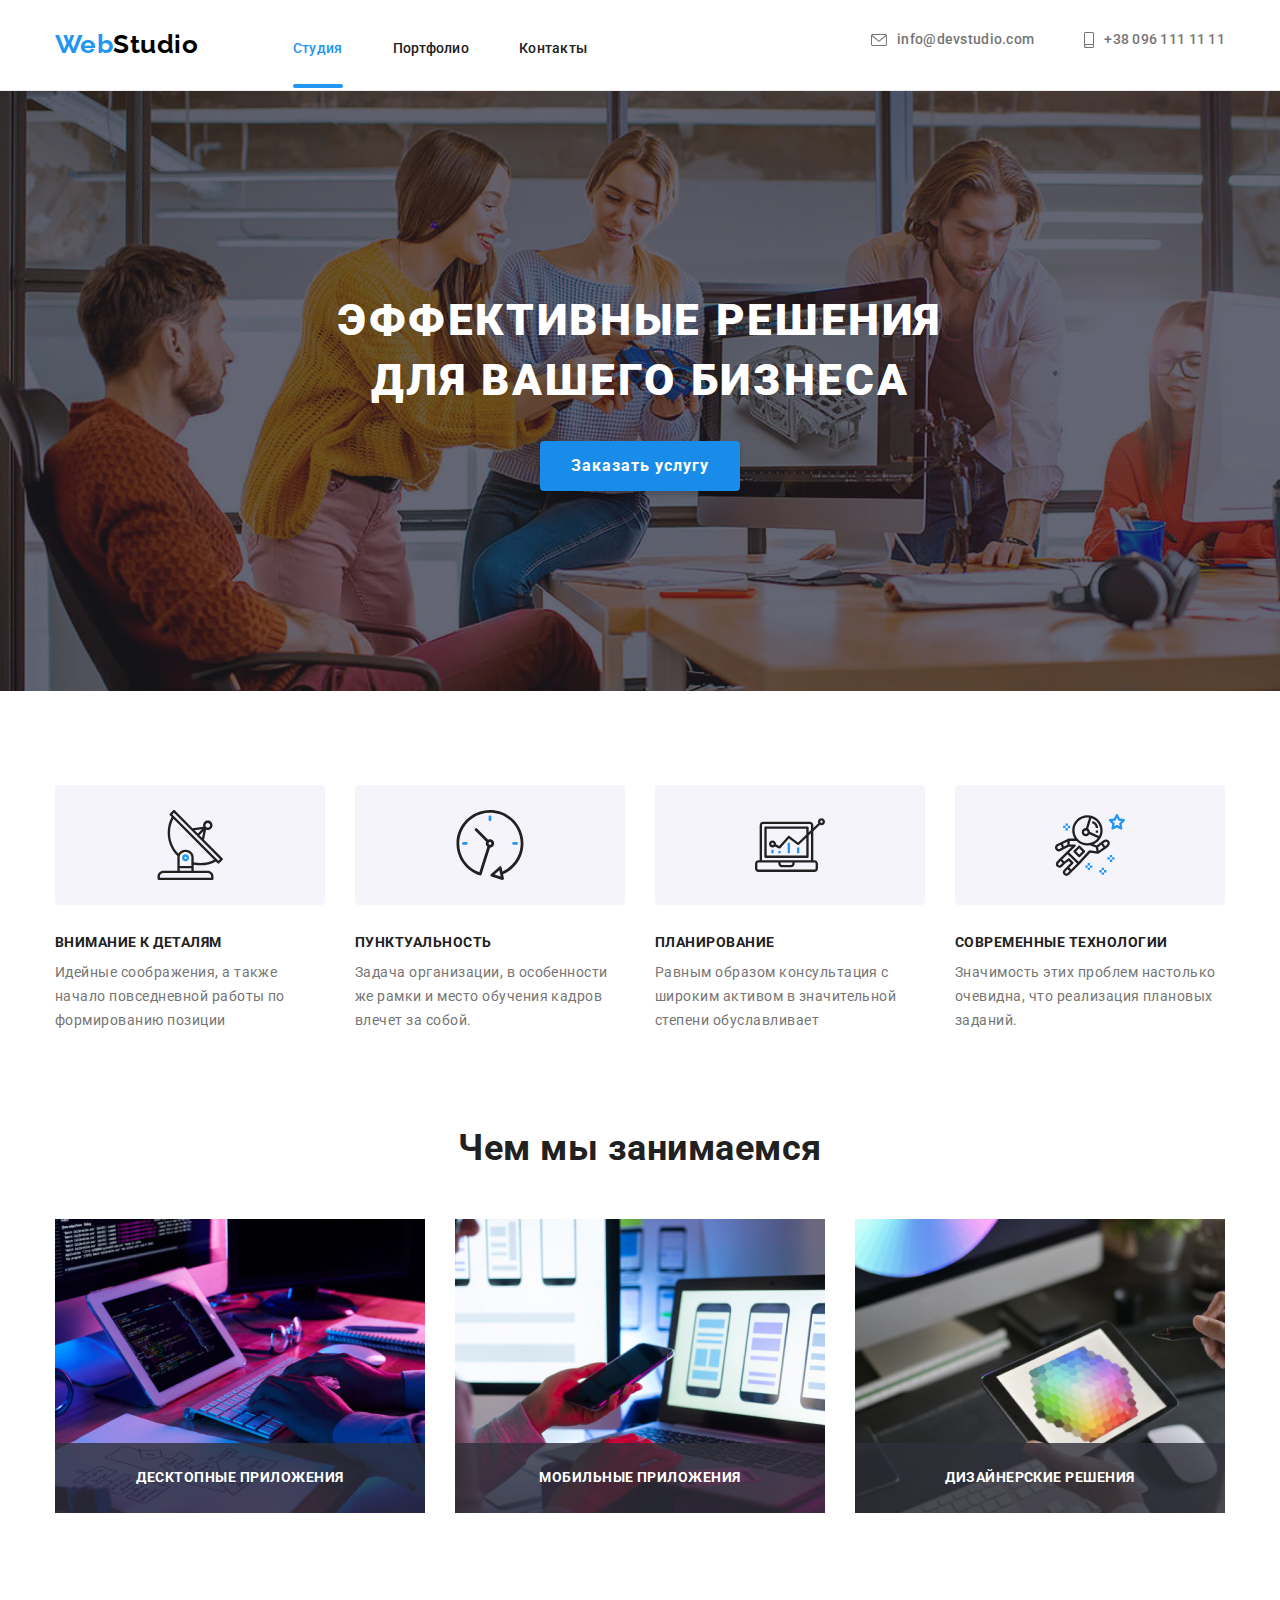
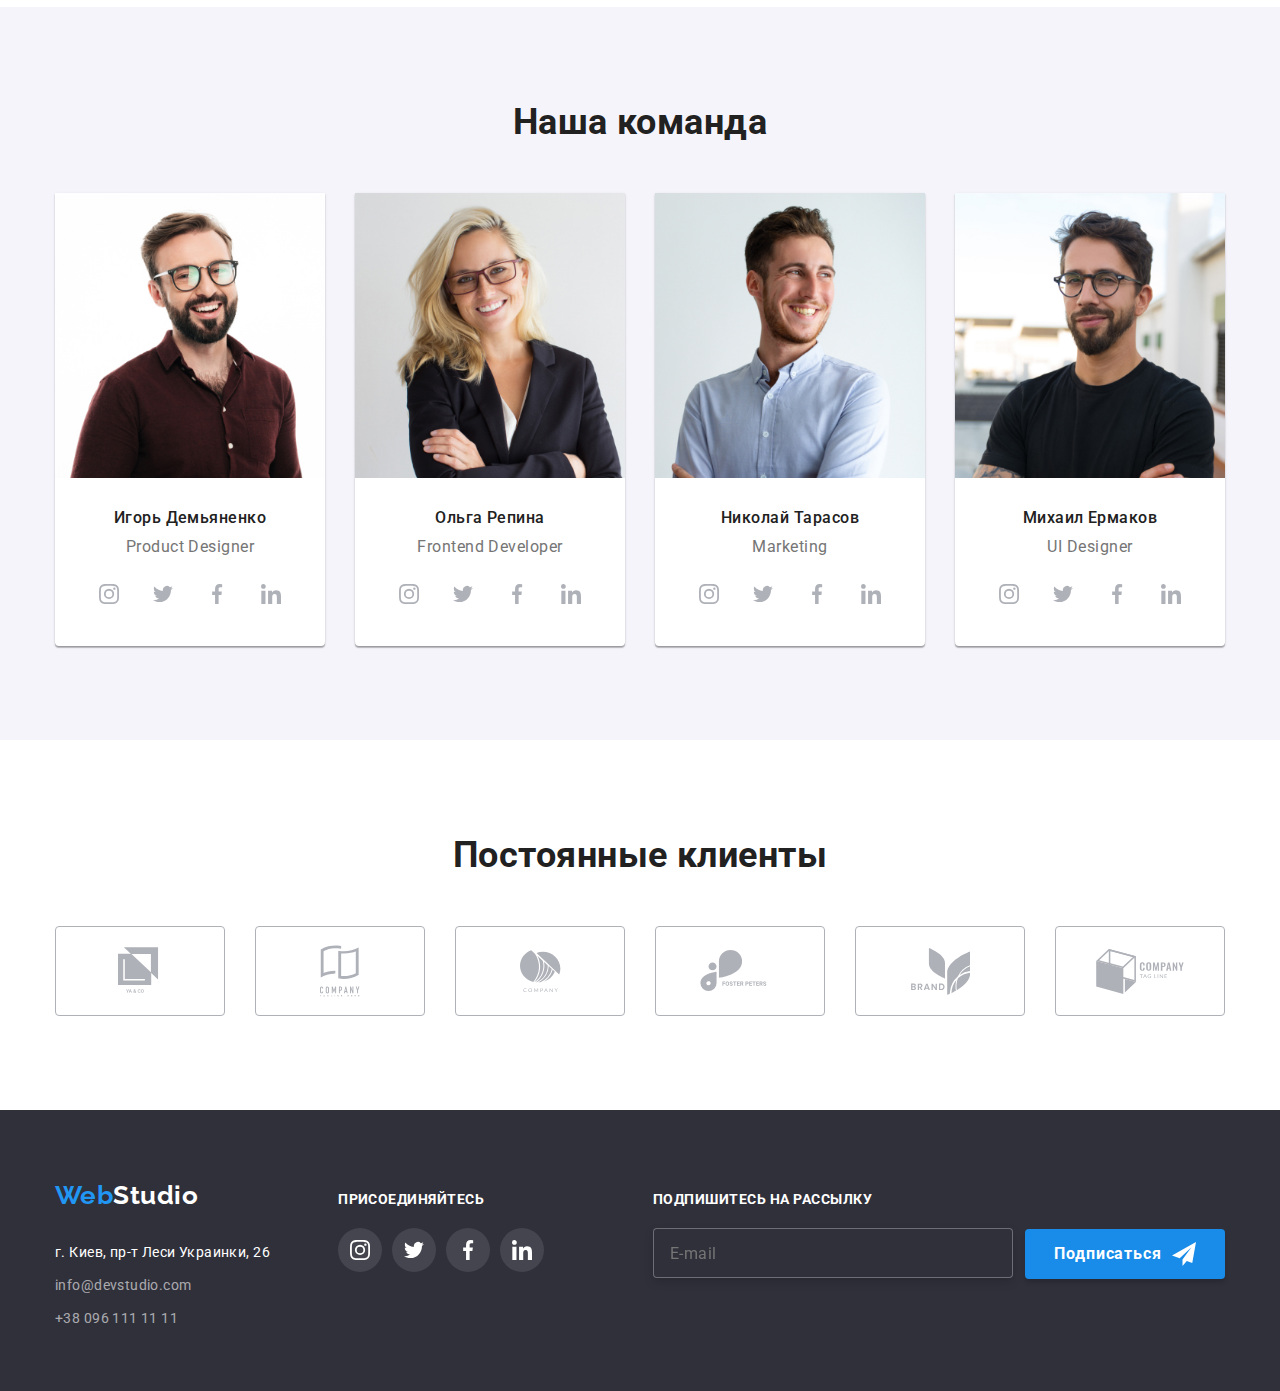
<file: index.html>
<!DOCTYPE html>
<html lang="ru">
<head>
    <meta charset="UTF-8">
    <meta http-equiv="X-UA-Compatible" content="IE=edge">
    <meta name="viewport" content="width=device-width, initial-scale=1.0">
    <title>Студия</title>
    <link rel="preconnect" href="https://fonts.gstatic.com">
    <link href="https://fonts.googleapis.com/css2?family=Raleway:wght@700&family=Roboto:wght@400;500;700;900&display=swap"
        rel="stylesheet">
        <link rel="stylesheet" href="https://cdnjs.cloudflare.com/ajax/libs/modern-normalize/1.0.0/modern-normalize.min.css">
    <link rel="stylesheet" href="./css/main.min.css">
</head>
<body>
<header class="header">
    <div class="header-block container">
        <nav class="navigation">
            <a class="logo logo--header" href="./index.html">Web<span class="logo__text--black">Studio</span></a>
            <button class="nav-button" aria-expanded="false" aria-controls="menu" type="button" data-menu-button>
            <svg class="nav-button__icon" width=40 height=40 aria-label="переключатель мобильного меню"> 
                <use class="icon-nav-close" href="./images/icons/icons.svg#icon-nav-close"></use>
                <use class="icon-nav" href="./images/icons/icons.svg#icon-nav"></use>
            </svg>
            </button>
            <div class="mobile-menu" id="menu" data-menu>
        <ul class="mobile-nav list">
            <li class="mobile-nav__item"><a href="./index.html" class="link mobile-nav__link current">Студия</a></li>
            <li class="mobile-nav__item"><a href="./portfolio.html" class="link mobile-nav__link">Портфолио</a></li>
            <li class="mobile-nav__item"><a href="" class="link mobile-nav__link">Контакты</a></li>
        </ul>
        <ul class="mobile-contacts list">
            <li class="mobile-contacts__item">
                <a href="tel:+380961111111" class="mobile-contacts__link link">
                    +38 096 111 11 11
                </a>
            </li>
            <li class="mobile-contacts__item">
                <a href="mailto:info@devstudio.com" class="mobile-contacts__link mobile-contacts__link--grey link">
                    info@devstudio.com
                </a>
            </li>
        </ul>
        <ul class="mobile-social-links list">
            <li class="mobile-social-links__item">
                <a href="http://" target="_blank" rel="noreferrer noopener" class="link mobile-social-links__link">
                Instagram
                </a>
            </li>
            <li class="mobile-social-links__item">
                <a href="http://" target="_blank" rel="noreferrer noopener" class="link mobile-social-links__link">
                Twitter
                </a>
            </li>
            <li class="mobile-social-links__item">
                <a href="http://" target="_blank" rel="noreferrer noopener" class="link mobile-social-links__link">
                Facebook
                </a>
            </li>
            <li class="mobile-social-links__item">
                <a href="http://" target="_blank" rel="noreferrer noopener" class="link mobile-social-links__link">
                LinkedIn
                </a>
            </li>
        </ul>
            </div>
            <ul class="nav-links list">
                <li class="nav-links__item"><a href="./index.html" class="link nav-links__link current">Студия</a></li>
                <li class="nav-links__item"><a href="./portfolio.html" class="link nav-links__link">Портфолио</a></li>
                <li class="nav-links__item"><a href="" class="link nav-links__link">Контакты</a></li>
            </ul>
        </nav>
        <ul class="nav-contacts list">
            <li class="nav-contacts__item">
                <a href="mailto:info@devstudio.com" class="nav-contacts__link link">
                    <svg class="nav-contacts__icon" width=16 height=12>
                        <use href="./images/icons/icons.svg#icon-envelope"></use>
                    </svg>
                    info@devstudio.com
                </a>
            </li>
            <li class="nav-contacts__item">
                <a href="tel:+380961111111" class="nav-contacts__link link">
                    <svg class="nav-contacts__icon" width=10 height=16>
                        <use href="./images/icons/icons.svg#icon-smartphone"></use>
                    </svg>
                    +38 096 111 11 11
                </a>
            </li>
        </ul>
    </div>
</header>
<main>
    
    <section class="section hero">
        <div class="container">
        <h1 class="hero-title">Эффективные решения для вашего бизнеса</h1>
        <button data-modal-open class="button  button-center">Заказать услугу</button>
        <div data-modal class="backdrop is-hidden">
            <div class="modal">
                <button data-modal-close class="button modal--button">
                    <svg class="modal__icon" width=18 height=18>
                        <use href="./images/icons/icons.svg#icon-close"></use>
                    </svg>
                </button>
                <h2 class="modal-title">
                    Оставьте свои данные, мы вам перезвоним
                </h2>
                <form class="user-form">
                    <label class="user-form__labels" for="clients-name">Имя</label>
                    <div class="user-form__input-field">
                    <input class="user-form__input" type="text" name="name" id="clients-name">
                    <svg class="user-form__icon" width=18 height=18>
                        <use href="./images/icons/icons.svg#icon-person"></use>
                    </svg>
                    </div>
                <label class="user-form__labels" for="clients-tel">Телефон</label>
                <div class="user-form__input-field">
                    <input class="user-form__input" type="tel" name="phone" id="clients-tel">
                    <svg class="user-form__icon" width=18 height=18>
                        <use href="./images/icons/icons.svg#icon-phone"></use>
                    </svg>
                </div>
                    <label class="user-form__labels" for="clients-email">Почта</label>
                    <div class="user-form__input-field">
                        <input class="user-form__input" type="email" name="email" id="clients-email">
                        <svg class="user-form__icon" width=18 height=18>
                            <use href="./images/icons/icons.svg#icon-email"></use>
                        </svg>
                    </div>
                    <label class="user-form__labels" for="comments">
                        Комментарий
                    </label>
                    <textarea class="user-form__textarea" name="comments" id="comments" placeholder="Введите текст"></textarea>
                    <label class="user-form__agreement">    
                        <input class="user-form__checkbox" type="checkbox" name="clients-agreement" value="check" required/>
                        <svg class="user-form__icon-check" width=15 height=15>
                            <use href="./images/icons/icons.svg#icon-check"></use>
                        </svg>
                        Соглашаюсь с рассылкой и принимаю
                        <a href="http://" target="_blank" rel="noreferrer noopener" class="user-form__link-agreement">
                             Условия договора
                        </a>
                    </label>
                    <button class="button button-center" type="submit">Отправить</button>
                </form>
            </div>
        </div>
    </div>
    </section>
    <section class="section features">
        <div class="container">
        <h2 class="title-hidden">Особенности</h2>
        <ul class="feature-list list">
            <li class="feature-list__item">
                <div class="feature-list__icon-block">
                <svg width=70 height=70>
                    <use href="./images/icons/icons.svg#icon-img1"></use>
                </svg>
                </div>
                <h3 class="secondary-titles feature-list__titles">Внимание к деталям</h3>
                <p class="feature-list__paragraphs">Идейные соображения, а также начало повседневной работы по формированию позиции</p>
            </li>
            <li class="feature-list__item">
                <div class="feature-list__icon-block">
                <svg width=70 height=70>
                    <use href="./images/icons/icons.svg#icon-img2"></use>
                </svg>
                </div>
                <h3 class="secondary-titles feature-list__titles">Пунктуальность</h3>
                <p class="feature-list__paragraphs">Задача организации, в особенности же рамки и место обучения кадров влечет за собой.</p>
        </li>
            <li class="feature-list__item">
                <div class="feature-list__icon-block">
                <svg width=70 height=70>
                    <use href="./images/icons/icons.svg#icon-img3"></use>
                </svg>
                </div>
                <h3 class="secondary-titles feature-list__titles">Планирование</h3>
                <p class="feature-list__paragraphs">Равным образом консультация с широким активом в значительной степени обуславливает</p>
            </li>
            <li class="feature-list__item">
                <div class="feature-list__icon-block">
                <svg width=70 height=70>
                    <use href="./images/icons/icons.svg#icon-img4"></use>
                </svg>
                </div>
                <h3 class="secondary-titles feature-list__titles">Современные технологии</h3>
                <p class="feature-list__paragraphs">Значимость этих проблем настолько очевидна, что реализация плановых заданий.</p>
        </li>
        </ul>
    </div>
    </section>
    <section class="section directions">
        <div class="container">
        <h2 class="directions-title">Чем мы занимаемся</h2>
        <ul class="directions-list list">
            <li class="directions-list__item">

            <picture>
                <source 
                    srcset="./images/adaptive/desktop/directions/img.jpg 1x, ./images/adaptive/desktop/directions/img@2x.jpg 2x" 
                    media="(min-width: 1200px)" type="image/jpg">
                <img src="./images/what-do-we-do/img1.jpg" width="370"
                alt="Разработчик пишуший код на клавиатуре">
            </picture>    
                
                <p class="secondary-titles directions-list__desc">Десктопные приложения</p>
            </li>
            <li class="directions-list__item">

                <picture>
                    <source 
                        srcset="./images/adaptive/desktop/directions/img-1.jpg 1x, ./images/adaptive/desktop/directions/img@2x-1.jpg 2x" 
                        media="(min-width: 1200px)" type="image/jpg">
                    <img src="./images/what-do-we-do/img2.jpg" width="370" 
                    alt="Разработчик работает над созданием мобильного приложения">
                </picture>
                
                <p class="secondary-titles directions-list__desc">Мобильные приложения</p>
            </li>
            <li class="directions-list__item">
                <picture>
                    <source
                        srcset="./images/adaptive/desktop/directions/img-2.jpg 1x, ./images/adaptive/desktop/directions/img@2x-2.jpg 2x"
                        media="(min-width: 1200px)" type="image/jpg">

                    <img src="./images/what-do-we-do/img3.jpg" width="370" 
                    alt="Разработчик выбирает цвет из палитры на экране планшета">
                </picture>
                
                <p class="secondary-titles directions-list__desc">Дизайнерские решения</p>
            </li>
        </ul>
    </div>
    </section>
    <section class="section our-team">
        <div class="container">
        <h2 class="section-header">Наша команда</h2>
        <ul class="team-list list">
            <li class="employee-card">
                <picture>
                    <source
                        srcset="./images/adaptive/mobile/our-team/img.jpg 1x, ./images/adaptive/mobile/our-team/img@2x.jpg 2x"
                        media="(max-width: 767px)" type="image/jpg">

                    <source 
                        srcset="./images/adaptive/tablet/our-team/img.jpg 1x, ./images/adaptive/tablet/our-team/img@2x.jpg 2x"
                        media="(min-width: 768px)" type="image/jpg"> 

                    <source 
                        srcset="./images/adaptive/desktop/our-team/img.jpg 1x, ./images/adaptive/desktop/our-team/img@2x.jpg 2x"
                        media="(min-width: 1200px)" type="image/jpg">

                    <img src="./images/team-cards/img1.jpg" width="368" alt="Игорь Демьяненко продукт дизайнер">
                </picture>
                
                <div class="employee-card__profile">
                <h3 class="employee-card__name">Игорь Демьяненко</h3>
                <p lang="en" class="employee-card__position">Product Designer</p>
                <ul class="social-links list">
                    <li class="social-links__item">
                        <a href="http://" 
                        target="_blank" 
                        rel="noreferrer noopener" 
                        class="link social-links__link">
                        <svg class="social-links__icon" width=20 height=20>
                            <use href="./images/icons/icons.svg#icon-instagram"></use>
                        </svg>
                        </a>
                    </li>
                    <li class="social-links__item">
                        <a href="http://" target="_blank" rel="noreferrer noopener" class="link social-links__link">
                            <svg class="social-links__icon" width=20 height=20>
                                <use href="./images/icons/icons.svg#icon-twitter"></use>
                            </svg>
                        </a>
                    </li>
                    <li class="social-links__item">
                        <a href="http://" target="_blank" rel="noreferrer noopener" class="link social-links__link">
                            <svg class="social-links__icon" width=20 height=20>
                                <use href="./images/icons/icons.svg#icon-facebook"></use>
                            </svg>
                        </a>
                    </li>
                    <li class="social-links__item">
                        <a href="http://" target="_blank" rel="noreferrer noopener" class="link social-links__link">
                            <svg class="social-links__icon" width=20 height=20>
                                <use href="./images/icons/icons.svg#icon-linkedin"></use>
                            </svg>
                        </a>
                    </li>
                </ul>
                </div>
            </li>
            <li class="employee-card">

                <picture>
                    <source 
                        srcset="./images/adaptive/mobile/our-team/img-1.jpg 1x, ./images/adaptive/mobile/our-team/img@2x-1.jpg 2x"
                        media="(max-width: 767px)" type="image/jpg">
                    
                    <source 
                        srcset="./images/adaptive/tablet/our-team/img-1.jpg 1x, ./images/adaptive/tablet/our-team/img@2x-1.jpg 2x"
                        media="(min-width: 768px)" type="image/jpg">
                    
                    <source 
                        srcset="./images/adaptive/desktop/our-team/img-1.jpg 1x, ./images/adaptive/desktop/our-team/img@2x-1.jpg 2x"
                        media="(min-width: 1200px)" type="image/jpg">

                    <img src="./images/team-cards/img2.jpg" width="368" alt="Ольга Репина фронтенд разработчик">    
                </picture>
                
                <div class="employee-card__profile">
                <h3 class="employee-card__name">Ольга Репина</h3>
                <p lang="en" class="employee-card__position">Frontend Developer</p>
                <ul class="social-links list">
                    <li class="social-links__item">
                        <a href="http://" target="_blank" rel="noreferrer noopener" class="link social-links__link">
                            <svg class="social-links__icon" width=20 height=20>
                                <use href="./images/icons/icons.svg#icon-instagram"></use>
                            </svg>
                        </a>
                    </li>
                    <li class="social-links__item">
                        <a href="http://" target="_blank" rel="noreferrer noopener" class="link social-links__link">
                            <svg class="social-links__icon" width=20 height=20>
                                <use href="./images/icons/icons.svg#icon-twitter"></use>
                            </svg>
                        </a>
                    </li>
                    <li class="social-links__item">
                        <a href="http://" target="_blank" rel="noreferrer noopener" class="link social-links__link">
                            <svg class="social-links__icon" width=20 height=20>
                                <use href="./images/icons/icons.svg#icon-facebook"></use>
                            </svg>
                        </a>
                    </li>
                    <li class="social-links__item">
                        <a href="http://" target="_blank" rel="noreferrer noopener" class="link social-links__link">
                            <svg class="social-links__icon" width=20 height=20>
                                <use href="./images/icons/icons.svg#icon-linkedin"></use>
                            </svg>
                        </a>
                    </li>
                </ul>
                </div>
            </li>
            <li class="employee-card">

                <picture>
                    <source 
                        srcset="./images/adaptive/mobile/our-team/img-2.jpg 1x, ./images/adaptive/mobile/our-team/img@2x-2.jpg 2x"
                        media="(max-width: 767px)" type="image/jpg">
                
                    <source 
                        srcset="./images/adaptive/tablet/our-team/img-2.jpg 1x, ./images/adaptive/tablet/our-team/img@2x-2.jpg 2x"
                        media="(min-width: 768px)" type="image/jpg">
                
                    <source
                        srcset="./images/adaptive/desktop/our-team/img-2.jpg 1x, ./images/adaptive/desktop/our-team/img@2x-2.jpg 2x"
                        media="(min-width: 1200px)" type="image/jpg">
                
                    <img src="./images/team-cards/img3.jpg" width="368" alt="Николай Тарасов маркетолог">
                </picture>

                <div class="employee-card__profile">
                <h3 class="employee-card__name">Николай Тарасов</h3>
                <p lang="en" class="employee-card__position">Marketing</p>
                <ul class="social-links list">
                    <li class="social-links__item">
                        <a href="http://" target="_blank" rel="noreferrer noopener" class="link social-links__link">
                            <svg class="social-links__icon" width=20 height=20>
                                <use href="./images/icons/icons.svg#icon-instagram"></use>
                            </svg>
                        </a>
                    </li>
                    <li class="social-links__item">
                        <a href="http://" target="_blank" rel="noreferrer noopener" class="link social-links__link">
                            <svg class="social-links__icon" width=20 height=20>
                                <use href="./images/icons/icons.svg#icon-twitter"></use>
                            </svg>
                        </a>
                    </li>
                    <li class="social-links__item">
                        <a href="http://" target="_blank" rel="noreferrer noopener" class="link social-links__link">
                            <svg class="social-links__icon" width=20 height=20>
                                <use href="./images/icons/icons.svg#icon-facebook"></use>
                            </svg>
                        </a>
                    </li>
                    <li class="social-links__item">
                        <a href="http://" target="_blank" rel="noreferrer noopener" class="link social-links__link">
                            <svg class="social-links__icon" width=20 height=20>
                                <use href="./images/icons/icons.svg#icon-linkedin"></use>
                            </svg>
                        </a>
                    </li>
                </ul>
                </div>
            </li>
            <li class="employee-card">

                <picture>
                    <source srcset="./images/adaptive/mobile/our-team/img-3.jpg 1x, ./images/adaptive/mobile/our-team/img@2x-3.jpg 2x"
                        media="(max-width: 767px)" type="image/jpg">
                
                    <source srcset="./images/adaptive/tablet/our-team/img-3.jpg 1x, ./images/adaptive/tablet/our-team/img@2x-3.jpg 2x"
                        media="(min-width: 768px)" type="image/jpg">
                
                    <source
                        srcset="./images/adaptive/desktop/our-team/img-3.jpg 1x, ./images/adaptive/desktop/our-team/img@2x-3.jpg 2x"
                        media="(min-width: 1200px)" type="image/jpg">
                
                    <img src="./images/team-cards/img4.jpg" width="368" alt="Михаил Ермаков дизайнер интерфейса">
                </picture>

                <div class="employee-card__profile">
                <h3 class="employee-card__name">Михаил Ермаков</h3>
                <p lang="en" class="employee-card__position">UI Designer</p>
                <ul class="social-links list">
                    <li class="social-links__item">
                        <a href="http://" target="_blank" rel="noreferrer noopener" class="link social-links__link">
                            <svg class="social-links__icon" width=20 height=20>
                                <use href="./images/icons/icons.svg#icon-instagram"></use>
                            </svg>
                        </a>
                    </li>
                    <li class="social-links__item">
                        <a href="http://" target="_blank" rel="noreferrer noopener" class="link social-links__link">
                            <svg class="social-links__icon" width=20 height=20>
                                <use href="./images/icons/icons.svg#icon-twitter"></use>
                            </svg>
                        </a>
                    </li>
                    <li class="social-links__item">
                        <a href="http://" target="_blank" rel="noreferrer noopener" class="link social-links__link">
                            <svg class="social-links__icon" width=20 height=20>
                                <use href="./images/icons/icons.svg#icon-facebook"></use>
                            </svg>
                        </a>
                    </li>
                    <li class="social-links__item">
                        <a href="http://" target="_blank" rel="noreferrer noopener" class="link social-links__link">
                            <svg class="social-links__icon" width=20 height=20>
                                <use href="./images/icons/icons.svg#icon-linkedin"></use>
                            </svg>
                        </a>
                    </li>
                </ul>
                </div>
            </li>
        </ul>
    </div>
    </section>
    <section class="section regular-clients">
        <div class="container">
            <h2 class="section-header">Постоянные клиенты</h2>
            <ul class="regular-clients__list list">
                <li class="clients-company">
                    <a href="http://" target="_blank" rel="noreferrer noopener" class="link clients-company__link">
                    <svg class="clients-company__icon" width=44.27 height=49.23>
                        <use href="./images/icons/icons.svg#icon-logo-1"></use>
                    </svg>
                    </a>
                </li>
                <li class="clients-company">
                    <a href="http://" target="_blank" rel="noreferrer noopener" class="link clients-company__link">
                    <svg class="clients-company__icon" width=40.0 height=52.0>
                        <use href="./images/icons/icons.svg#icon-logo-2"></use>
                    </svg>
                    </a>
                </li>
                <li class="clients-company">
                    <a href="http://" target="_blank" rel="noreferrer noopener" class="link clients-company__link">
                    <svg class="clients-company__icon" width=41.0 height=42.6>
                        <use href="./images/icons/icons.svg#icon-logo-3"></use>
                    </svg>
                    </a>
                </li>
                <li class="clients-company">
                    <a href="http://" target="_blank" rel="noreferrer noopener" class="link clients-company__link">
                    <svg class="clients-company__icon" width=79.66 height=42.02>
                        <use href="./images/icons/icons.svg#icon-logo-4"></use>
                    </svg>
                    </a>
                </li>
                <li class="clients-company">
                    <a href="http://" target="_blank" rel="noreferrer noopener" class="link clients-company__link">
                    <svg class="clients-company__icon" width=59.0 height=47.0>
                        <use href="./images/icons/icons.svg#icon-logo-5"></use>
                    </svg>
                    </a>
                </li>
                <li class="clients-company">
                    <a href="http://" target="_blank" rel="noreferrer noopener" class="link clients-company__link">
                    <svg class="clients-company__icon" width=88.48 height=45.44>
                        <use href="./images/icons/icons.svg#icon-logo-6"></use>
                    </svg>
                    </a>
                </li>
            </ul>
        </div>
    </section>
</main>
<footer class="footer">
    <div class="container footer-blocks">
        <div class="footer-laptop">
        <div class="contacts-block">
            <a class="logo logo--footer" href="./index.html">Web<span class="logo__text--white">Studio</span></a>
            <address class="address">
                <ul class="list">
                    <li class="footer-contacts">
                        <a href="https://goo.gl/maps/1J1BHxxjEEeEj4qXA" 
                        class="link footer-contacts__link footer-contacts__link--map"
                            target="_blank" rel="noreferrer noopener">
                            г. Киев, пр-т Леси Украинки, 26
                        </a>
                    </li>
                    <li class="footer-contacts">
                        <a href="mailto:info@devstudio.com" class="link footer-contacts__link">
                            info@devstudio.com
                        </a>
                    </li>
                    <li class="footer-contacts">
                        <a href="tel:+380961111111" class="link footer-contacts__link">
                            +38 096 111 11 11
                        </a>
                    </li>
                </ul>
            </address>
        </div>
        <div class="contacts-block">
            <h2 class="secondary-titles social-links-header">присоединяйтесь</h2>
            <ul class="social-links list">
                <li class="social-links__item">
                    <a href="http://" target="_blank" rel="noreferrer noopener" class="link social-links__link social-links__link--bgc">
                        <svg class="social-links__icon social-links__icon--white" width=20 height=20>
                            <use href="./images/icons/icons.svg#icon-instagram"></use>
                        </svg>
                    </a>
                </li>
                <li class="social-links__item">
                    <a href="http://" target="_blank" rel="noreferrer noopener" class="link social-links__link social-links__link--bgc">
                        <svg class="social-links__icon social-links__icon--white" width=20 height=20>
                            <use href="./images/icons/icons.svg#icon-twitter"></use>
                        </svg>
                    </a>
                </li>
                <li class="social-links__item">
                    <a href="http://" target="_blank" rel="noreferrer noopener" class="link social-links__link social-links__link--bgc">
                        <svg class="social-links__icon social-links__icon--white" width=20 height=20>
                            <use href="./images/icons/icons.svg#icon-facebook"></use>
                        </svg>
                    </a>
                </li>
                <li class="social-links__item">
                    <a href="http://" target="_blank" rel="noreferrer noopener" class="link social-links__link social-links__link--bgc">
                        <svg class="social-links__icon social-links__icon--white" width=20 height=20>
                            <use href="./images/icons/icons.svg#icon-linkedin"></use>
                        </svg>
                    </a>
                </li>
            </ul>
        </div>
        </div>
        <div class="contacts-block">
            <h2 class="secondary-titles social-links-header">Подпишитесь на рассылку</h2>
            <form class="subscribe-form">
                <input class="subscribe-form__input" type="email" name="email" placeholder="E-mail" />
                <button class="button subscribe-button" type="submit">
                    Подписаться
                    <svg class="subscribe-form__icon" width=24 height=24>
                        <use href="./images/icons/icons.svg#icon-icon-send"></use>
                    </svg>
                </button>
            </form>
        </div>
    </div>
</footer>
<script src="./js/menu.js"></script>
<script src="./js/modal.js"></script>
</body>
</html>
</file>
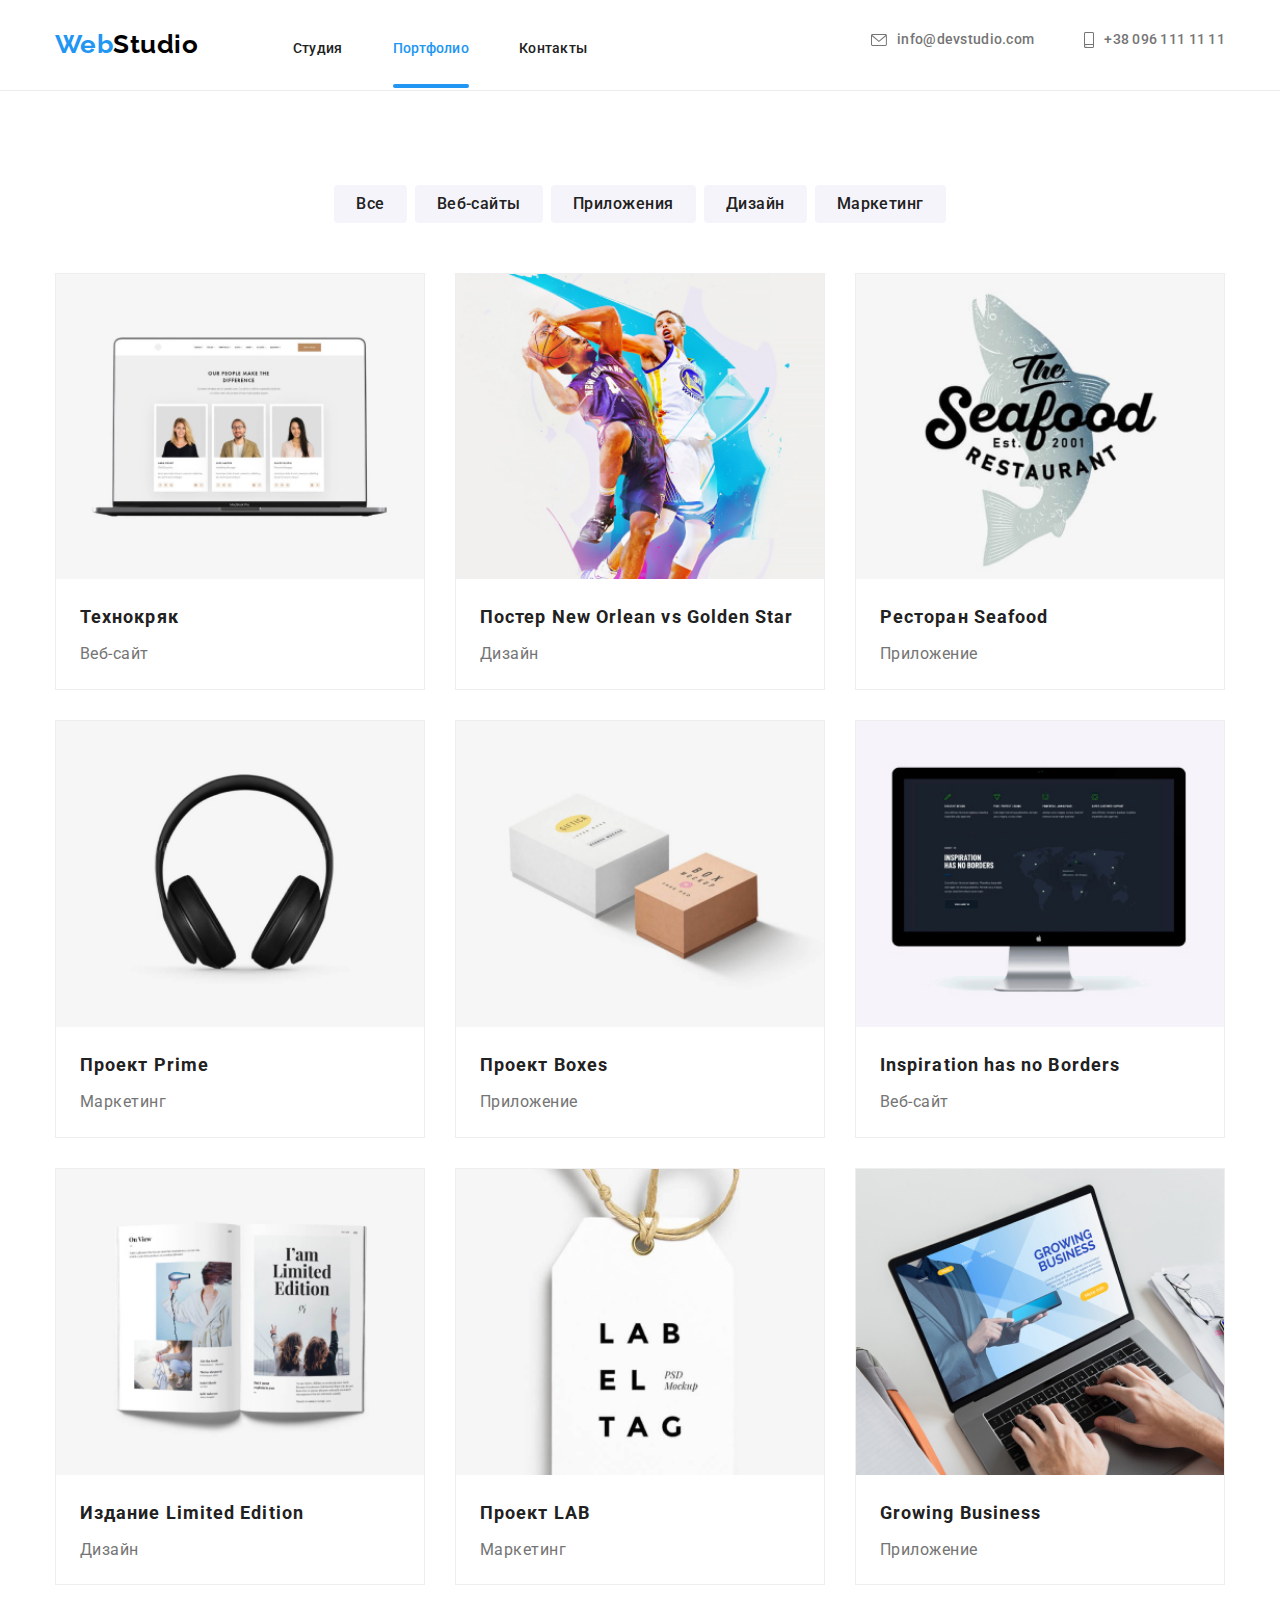
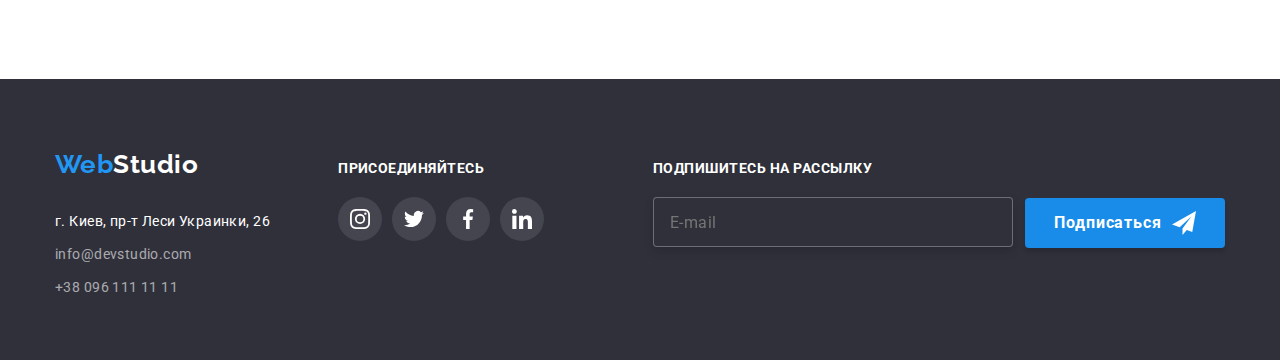
<file: portfolio.html>
<!DOCTYPE html>
<html lang="ru">
<head>
    <meta charset="UTF-8">
    <meta http-equiv="X-UA-Compatible" content="IE=edge">
    <meta name="viewport" content="width=device-width, initial-scale=1.0">
    <title>Портфолио</title>
    <link rel="preconnect" href="https://fonts.gstatic.com">
    <link href="https://fonts.googleapis.com/css2?family=Raleway:wght@700&family=Roboto:wght@400;500;700;900&display=swap"
        rel="stylesheet">
        <link rel="stylesheet" href="https://cdnjs.cloudflare.com/ajax/libs/modern-normalize/1.0.0/modern-normalize.min.css">
    <link rel="stylesheet" href="./css/main.min.css">
</head>
<body>
<header class="header">
    <div class="header-block container">
        <nav class="navigation">
            <a class="logo logo--header" href="./index.html">Web<span class="logo__text--black">Studio</span></a>
            <button class="nav-button" aria-expanded="false" aria-controls="menu" type="button" data-menu-button>
                <svg class="nav-button__icon" width=40 height=40 aria-label="переключатель мобильного меню">
                    <use class="icon-nav-close" href="./images/icons/icons.svg#icon-nav-close"></use>
                    <use class="icon-nav" href="./images/icons/icons.svg#icon-nav"></use>
                </svg>
            </button>
            <div class="mobile-menu" id="menu" data-menu>
                <ul class="mobile-nav list">
                    <li class="mobile-nav__item"><a href="./index.html" class="link mobile-nav__link ">Студия</a>
                    </li>
                    <li class="mobile-nav__item"><a href="./portfolio.html" class="link mobile-nav__link current">Портфолио</a>
                    </li>
                    <li class="mobile-nav__item"><a href="" class="link mobile-nav__link">Контакты</a></li>
                </ul>
                <ul class="mobile-contacts list">
                    <li class="mobile-contacts__item">
                        <a href="tel:+380961111111" class="mobile-contacts__link link">
                            +38 096 111 11 11
                        </a>
                    </li>
                    <li class="mobile-contacts__item">
                        <a href="mailto:info@devstudio.com"
                            class="mobile-contacts__link mobile-contacts__link--grey link">
                            info@devstudio.com
                        </a>
                    </li>
                </ul>
                <ul class="mobile-social-links list">
                    <li class="mobile-social-links__item">
                        <a href="http://" target="_blank" rel="noreferrer noopener"
                            class="link mobile-social-links__link">
                            Instagram
                        </a>
                    </li>
                    <li class="mobile-social-links__item">
                        <a href="http://" target="_blank" rel="noreferrer noopener"
                            class="link mobile-social-links__link">
                            Twitter
                        </a>
                    </li>
                    <li class="mobile-social-links__item">
                        <a href="http://" target="_blank" rel="noreferrer noopener"
                            class="link mobile-social-links__link">
                            Facebook
                        </a>
                    </li>
                    <li class="mobile-social-links__item">
                        <a href="http://" target="_blank" rel="noreferrer noopener"
                            class="link mobile-social-links__link">
                            LinkedIn
                        </a>
                    </li>
                </ul>
            </div>
            <ul class="nav-links list">
                <li class="nav-links__item"><a href="./index.html" class="link nav-links__link ">Студия</a></li>
                <li class="nav-links__item"><a href="./portfolio.html" class="link nav-links__link current">Портфолио</a></li>
                <li class="nav-links__item"><a href="" class="link nav-links__link">Контакты</a></li>
            </ul>
        </nav>
        <ul class="nav-contacts list">
            <li class="nav-contacts__item">
                <a href="mailto:info@devstudio.com" class="nav-contacts__link link">
                    <svg class="nav-contacts__icon" width=16 height=12>
                        <use href="./images/icons/icons.svg#icon-envelope"></use>
                    </svg>
                    info@devstudio.com
                </a>
            </li>
            <li class="nav-contacts__item">
                <a href="tel:+380961111111" class="nav-contacts__link link">
                    <svg class="nav-contacts__icon" width=10 height=16>
                        <use href="./images/icons/icons.svg#icon-smartphone"></use>
                    </svg>
                    +38 096 111 11 11
                </a>
            </li>
        </ul>
    </div>
</header>
    <main>
        <section class="section">
            <div class="container"> 
                <h1 class="title-hidden">Наши работы</h1>
                <ul class="project-filter list">
                <li class="project-filter__item"><button class="project-filter__button">Все</button></li>
                <li class="project-filter__item"><button class="project-filter__button">Веб-сайты</button></li>
                <li class="project-filter__item"><button class="project-filter__button">Приложения</button></li>
                <li class="project-filter__item"><button class="project-filter__button">Дизайн</button></li>
                <li class="project-filter__item"><button class="project-filter__button">Маркетинг</button></li>
                </ul>
                <ul class="cardset-list list">
                <li class="project-card">
                    <a href="" class="project-card__link link">
                        <div class="project-card__content">

                            <picture>
                                <source srcset="./images/adaptive/mobile/portfolio/img.jpg 1x, ./images/adaptive/mobile/portfolio/img@2x.jpg 2x"
                                    media="(max-width: 767px)" type="image/jpg">
                            
                                <source srcset="./images/adaptive/tablet/portfolio/img.jpg 1x, ./images/adaptive/tablet/portfolio/img@2x.jpg 2x"
                                    media="(min-width: 768px)" type="image/jpg">
                            
                                <source
                                    srcset="./images/adaptive/desktop/portfolio/img.jpg 1x, ./images/adaptive/desktop/portfolio/img@2x.jpg 2x"
                                    media="(min-width: 1200px)" type="image/jpg">
                            
                                <img src="./images/portfolio's-items/img1.jpg" width="370" alt="Страница сайта на экране лептопа">
                            </picture>

                        
                        <p class="project-card__overlay">Технокряк это современная площадка распространения коронавируса. Компании используют эту платформу для цифрового
                        шпионажа и атак на защищённые сервера конкурентов.</p>
                        </div>
                       <div class="project-card__descr">
                            <h2 class="project-card__name">Технокряк</h2>
                            <p class="project-card__type">Веб-сайт</p>
                        </div>
                    </a>
                </li>
                <li class="project-card">
                    <a href="" class="project-card__link link">
                        <div class="project-card__content">

                            <picture>
                                <source srcset="./images/adaptive/mobile/portfolio/img-1.jpg 1x, ./images/adaptive/mobile/portfolio/img@2x-1.jpg 2x"
                                    media="(max-width: 767px)" type="image/jpg">
                            
                                <source srcset="./images/adaptive/tablet/portfolio/img-1.jpg 1x, ./images/adaptive/tablet/portfolio/img@2x-1.jpg 2x"
                                    media="(min-width: 768px)" type="image/jpg">
                            
                                <source srcset="./images/adaptive/desktop/portfolio/img-1.jpg 1x, ./images/adaptive/desktop/portfolio/img@2x-1.jpg 2x"
                                    media="(min-width: 1200px)" type="image/jpg">
                            
                                <img src="./images/portfolio's-items/img2.jpg" width="370" alt="Постер с баскетболистами">
                            </picture>

                        <p class="project-card__overlay">Технокряк это современная площадка распространения коронавируса. Компании используют эту
                            платформу для цифрового
                            шпионажа и атак на защищённые сервера конкурентов.</p>
                        </div>
                        <div class="project-card__descr">
                            <h2 class="project-card__name">Постер<span lang="en" class="project-card__name"> New Orlean vs Golden Star</span></h2>
                            <p class="project-card__type">Дизайн</p>
                        </div>
                    </a> 
                </li>
                <li class="project-card">
                    <a href="" class="project-card__link link">
                        <div class="project-card__content">

                            <picture>
                                <source
                                    srcset="./images/adaptive/mobile/portfolio/img-2.jpg 1x, ./images/adaptive/mobile/portfolio/img@2x-2.jpg 2x"
                                    media="(max-width: 767px)" type="image/jpg">
                            
                                <source
                                    srcset="./images/adaptive/tablet/portfolio/img-2.jpg 1x, ./images/adaptive/tablet/portfolio/img@2x-2.jpg 2x"
                                    media="(min-width: 768px)" type="image/jpg">
                            
                                <source
                                    srcset="./images/adaptive/desktop/portfolio/img-2.jpg 1x, ./images/adaptive/desktop/portfolio/img@2x-2.jpg 2x"
                                    media="(min-width: 1200px)" type="image/jpg">
                            
                                <img src="./images/portfolio's-items/img3.jpg" width="370" alt="Логотип ресторана морской еды">
                            </picture>
                        
                        <p class="project-card__overlay">Технокряк это современная площадка распространения коронавируса. Компании используют эту
                            платформу для цифрового
                            шпионажа и атак на защищённые сервера конкурентов.</p>
                        
                        </div>
                        <div class="project-card__descr">
                            <h2 class="project-card__name">Ресторан<span lang="en" class="project-card__name"> Seafood</span></h2>
                            <p class="project-card__type">Приложение</p>
                        </div>
                    </a>
                </li>
                <li class="project-card">
                    <a href="" class="project-card__link link">
                        <div class="project-card__content">

                            <picture>
                                <source
                                    srcset="./images/adaptive/mobile/portfolio/img-3.jpg 1x, ./images/adaptive/mobile/portfolio/img@2x-3.jpg 2x"
                                    media="(max-width: 767px)" type="image/jpg">
                            
                                <source
                                    srcset="./images/adaptive/tablet/portfolio/img-3.jpg 1x, ./images/adaptive/tablet/portfolio/img@2x-3.jpg 2x"
                                    media="(min-width: 768px)" type="image/jpg">
                            
                                <source
                                    srcset="./images/adaptive/desktop/portfolio/img-3.jpg 1x, ./images/adaptive/desktop/portfolio/img@2x-3.jpg 2x"
                                    media="(min-width: 1200px)" type="image/jpg">
                            
                                <img src="./images/portfolio's-items/img4.jpg" width="370" alt="Акустические беспроводные наушники">
                            </picture>
                        
                        <p class="project-card__overlay">Технокряк это современная площадка распространения коронавируса. Компании используют эту
                            платформу для цифрового
                            шпионажа и атак на защищённые сервера конкурентов.</p>
                            </div>
                       <div class="project-card__descr"> 
                            <h2 class="project-card__name">Проект<span lang="en" class="project-card__name"> Prime</span></h2>
                            <p class="project-card__type">Маркетинг</p>
                        </div>
                    </a>
                </li>
                <li class="project-card">
                    <a href="" class="project-card__link link">
                        <div class="project-card__content">

                            <picture>
                                <source srcset="./images/adaptive/mobile/portfolio/img-4.jpg 1x, ./images/adaptive/mobile/portfolio/img@2x-4.jpg 2x"
                                    media="(max-width: 767px)" type="image/jpg">
                            
                                <source srcset="./images/adaptive/tablet/portfolio/img-4.jpg 1x, ./images/adaptive/tablet/portfolio/img@2x-4.jpg 2x"
                                    media="(min-width: 768px)" type="image/jpg">
                            
                                <source
                                    srcset="./images/adaptive/desktop/portfolio/img-4.jpg 1x, ./images/adaptive/desktop/portfolio/img@2x-4.jpg 2x"
                                    media="(min-width: 1200px)" type="image/jpg">
                            
                                <img src="./images/portfolio's-items/img5.jpg" width="370" alt="Две коробки">
                            </picture>
                        
                        <p class="project-card__overlay">Технокряк это современная площадка распространения коронавируса. Компании используют эту
                            платформу для цифрового
                            шпионажа и атак на защищённые сервера конкурентов.</p>
                            </div>
                        <div class="project-card__descr">
                            <h2 class="project-card__name">Проект<span lang="en" class="project-card__name"> Boxes</span></h2>
                            <p class="project-card__type">Приложение</p>
                        </div>
                    </a>
                </li>
                <li class="project-card">
                    <a href="" class="project-card__link link">
                        <div class="project-card__content">

                            <picture>
                                <source srcset="./images/adaptive/mobile/portfolio/img-5.jpg 1x, ./images/adaptive/mobile/portfolio/img@2x-5.jpg 2x"
                                    media="(max-width: 767px)" type="image/jpg">
                            
                                <source srcset="./images/adaptive/tablet/portfolio/img-5.jpg 1x, ./images/adaptive/tablet/portfolio/img@2x-5.jpg 2x"
                                    media="(min-width: 768px)" type="image/jpg">
                            
                                <source
                                    srcset="./images/adaptive/desktop/portfolio/img-5.jpg 1x, ./images/adaptive/desktop/portfolio/img@2x-5.jpg 2x"
                                    media="(min-width: 1200px)" type="image/jpg">
                            
                                <img src="./images/portfolio's-items/img6.jpg" width="370" alt="Страница сайта на экране монитора">
                            </picture>
                        
                        <p class="project-card__overlay">Технокряк это современная площадка распространения коронавируса. Компании используют эту
                            платформу для цифрового
                            шпионажа и атак на защищённые сервера конкурентов.</p>
                            </div>
                        <div class="project-card__descr">
                            <h2 lang="en" class="project-card__name">Inspiration has no Borders</h2>
                            <p class="project-card__type">Веб-сайт</p>
                        </div>
                    </a>
                </li> 
                <li class="project-card">
                    <a href="" class="project-card__link link">
                        <div class="project-card__content">

                            <picture>
                                <source srcset="./images/adaptive/mobile/portfolio/img-6.jpg 1x, ./images/adaptive/mobile/portfolio/img@2x-6.jpg 2x"
                                    media="(max-width: 767px)" type="image/jpg">
                            
                                <source srcset="./images/adaptive/tablet/portfolio/img-6.jpg 1x, ./images/adaptive/tablet/portfolio/img@2x-6.jpg 2x"
                                    media="(min-width: 768px)" type="image/jpg">
                            
                                <source
                                    srcset="./images/adaptive/desktop/portfolio/img-6.jpg 1x, ./images/adaptive/desktop/portfolio/img@2x-6.jpg 2x"
                                    media="(min-width: 1200px)" type="image/jpg">
                            
                                <img src="./images/portfolio's-items/img7.jpg" width="370" alt="Разворот журнала">
                            </picture>
                        
                        <p class="project-card__overlay">Технокряк это современная площадка распространения коронавируса. Компании используют эту
                            платформу для цифрового
                            шпионажа и атак на защищённые сервера конкурентов.</p>
                            </div>
                        <div class="project-card__descr">
                            <h2 class="project-card__name">Издание<span lang="en" class="project-card__name"> Limited Edition</span></h2>
                            <p class="project-card__type">Дизайн</p>
                        </div>
                    </a>
                </li>
                <li class="project-card">
                    <a href="" class="project-card__link link">
                        <div class="project-card__content">

                            <picture>
                                <source srcset="./images/adaptive/mobile/portfolio/img-7.jpg 1x, ./images/adaptive/mobile/portfolio/img@2x-7.jpg 2x"
                                    media="(max-width: 767px)" type="image/jpg">
                            
                                <source srcset="./images/adaptive/tablet/portfolio/img-7.jpg 1x, ./images/adaptive/tablet/portfolio/img@2x-7.jpg 2x"
                                    media="(min-width: 768px)" type="image/jpg">
                            
                                <source
                                    srcset="./images/adaptive/desktop/portfolio/img-7.jpg 1x, ./images/adaptive/desktop/portfolio/img@2x-7.jpg 2x"
                                    media="(min-width: 1200px)" type="image/jpg">
                            
                                <img src="./images/portfolio's-items/img8.jpg" width="370" alt="Бирка с названием проекта">
                            </picture>
                        
                        <p class="project-card__overlay">Технокряк это современная площадка распространения коронавируса. Компании используют эту
                            платформу для цифрового
                            шпионажа и атак на защищённые сервера конкурентов.</p>
                            </div>
                        <div class="project-card__descr">
                            <h2 class="project-card__name">Проект<span lang="en" class="project-card__name"> LAB</span></h2>
                            <p class="project-card__type">Маркетинг</p>
                        </div>
                    </a>
                </li>
                <li class="project-card">
                    <a href="" class="project-card__link link">
                        <div class="project-card__content">

                            <picture>
                                <source srcset="./images/adaptive/mobile/portfolio/img-8.jpg 1x, ./images/adaptive/mobile/portfolio/img@2x-8.jpg 2x"
                                    media="(max-width: 767px)" type="image/jpg">
                            
                                <source srcset="./images/adaptive/tablet/portfolio/img-8.jpg 1x, ./images/adaptive/tablet/portfolio/img@2x-8.jpg 2x"
                                    media="(min-width: 768px)" type="image/jpg">
                            
                                <source
                                    srcset="./images/adaptive/desktop/portfolio/img-8.jpg 1x, ./images/adaptive/desktop/portfolio/img@2x-8.jpg 2x"
                                    media="(min-width: 1200px)" type="image/jpg">
                            
                                <img src="./images/portfolio's-items/img9.jpg" width="370" alt="Страница сайта на экране лептопа">
                            </picture>
                        
                        <p class="project-card__overlay">Технокряк это современная площадка распространения коронавируса. Компании используют эту
                            платформу для цифрового
                            шпионажа и атак на защищённые сервера конкурентов.</p>
                            </div>
                        <div class="project-card__descr">
                            <h2 lang="en" class="project-card__name">Growing Business</h2>
                            <p class="project-card__type">Приложение</p>
                        </div>
                    </a>
                </li>
                </ul>
            </div>
        </section>
    </main>
<footer class="footer">
    <div class="container footer-blocks">
        <div class="footer-laptop">
            <div class="contacts-block">
                <a class="logo logo--footer" href="./index.html">Web<span class="logo__text--white">Studio</span></a>
                <address class="address">
                    <ul class="list">
                        <li class="footer-contacts">
                            <a href="https://goo.gl/maps/1J1BHxxjEEeEj4qXA"
                                class="link footer-contacts__link footer-contacts__link--map" target="_blank"
                                rel="noreferrer noopener">
                                г. Киев, пр-т Леси Украинки, 26
                            </a>
                        </li>
                        <li class="footer-contacts">
                            <a href="mailto:info@devstudio.com" class="link footer-contacts__link">
                                info@devstudio.com
                            </a>
                        </li>
                        <li class="footer-contacts">
                            <a href="tel:+380961111111" class="link footer-contacts__link">
                                +38 096 111 11 11
                            </a>
                        </li>
                    </ul>
                </address>
            </div>
            <div class="contacts-block">
                <h2 class="secondary-titles social-links-header">присоединяйтесь</h2>
                <ul class="social-links list">
                    <li class="social-links__item">
                        <a href="http://" target="_blank" rel="noreferrer noopener"
                            class="link social-links__link social-links__link--bgc">
                            <svg class="social-links__icon social-links__icon--white" width=20 height=20>
                                <use href="./images/icons/icons.svg#icon-instagram"></use>
                            </svg>
                        </a>
                    </li>
                    <li class="social-links__item">
                        <a href="http://" target="_blank" rel="noreferrer noopener"
                            class="link social-links__link social-links__link--bgc">
                            <svg class="social-links__icon social-links__icon--white" width=20 height=20>
                                <use href="./images/icons/icons.svg#icon-twitter"></use>
                            </svg>
                        </a>
                    </li>
                    <li class="social-links__item">
                        <a href="http://" target="_blank" rel="noreferrer noopener"
                            class="link social-links__link social-links__link--bgc">
                            <svg class="social-links__icon social-links__icon--white" width=20 height=20>
                                <use href="./images/icons/icons.svg#icon-facebook"></use>
                            </svg>
                        </a>
                    </li>
                    <li class="social-links__item">
                        <a href="http://" target="_blank" rel="noreferrer noopener"
                            class="link social-links__link social-links__link--bgc">
                            <svg class="social-links__icon social-links__icon--white" width=20 height=20>
                                <use href="./images/icons/icons.svg#icon-linkedin"></use>
                            </svg>
                        </a>
                    </li>
                </ul>
            </div>
        </div>
        <div class="contacts-block">
            <h2 class="secondary-titles social-links-header">Подпишитесь на рассылку</h2>
            <form class="subscribe-form">
                <input class="subscribe-form__input" type="email" name="email" placeholder="E-mail" />
                <button class="button subscribe-button" type="submit">
                    Подписаться
                    <svg class="subscribe-form__icon" width=24 height=24>
                        <use href="./images/icons/icons.svg#icon-icon-send"></use>
                    </svg>
                </button>
            </form>
        </div>
    </div>
</footer>
<script src="./js/menu.js"></script>
</body>
</html>
</file>
<file: css/main.min.css>
:root{--secondary-background-color: #2f303a;--primary-text-color: #757575;--primary-header-color: #212121;--secondary-header-color: #ffffff;--footer-contacts-color: rgba(255, 255, 255, 0.6);--linear-gradient: linear-gradient(
    rgba(47, 48, 58, 0.4),
    rgba(47, 48, 58, 0.4)
  );--focus-color: #2196f3;--header-logo-color: #000000;--button-background-color: #188ce8;--filter-button-background: #f5f4fa;--list-items-gaps: 30px;--header-to-lists-gap: 50px;--header-to-lists-gap-mobile: 30px;--secondary-headers-gap: 10px;--descr-margins: 20px 24px;--timing-animation: cubic-bezier(0.4, 0, 0.2, 1);--transition-duration: 250ms}body{font-family:Roboto, sans-serif;font-style:normal;color:var(--primary-text-color);letter-spacing:0.03em;background-color:var(--secondary-header-color)}.container{width:100%;padding-left:15px;padding-right:15px;margin-left:auto;margin-right:auto}@media screen and (min-width: 480px){.container{max-width:480px}}@media screen and (min-width: 768px){.container{max-width:768px}}@media screen and (min-width: 1200px){.container{max-width:1200px}}.list{margin-top:0px;margin-bottom:0px;padding-left:0px;list-style:none}.link{text-decoration:none}img{display:block;width:100%;height:auto}.section{padding-top:60px;padding-bottom:60px}@media screen and (min-width: 1200px){.section{padding-top:94px;padding-bottom:94px}}.section-header{margin-top:0px;margin-bottom:var(--header-to-lists-gap-mobile);font-weight:700;font-size:28px;line-height:1.18;text-align:center;color:var(--primary-header-color)}@media screen and (min-width: 1200px){.section-header{margin-bottom:var(--header-to-lists-gap);font-size:36px;line-height:1.17}}.title-hidden{position:absolute;width:1px;height:1px;margin:-1px;padding:0;overflow:hidden;border:0;clip:rect(0 0 0 0)}.secondary-titles{margin-top:0px;font-weight:700;font-size:14px;line-height:1.14;text-transform:uppercase}.social-links-header{margin-top:0px;margin-bottom:20px;text-align:center;color:var(--secondary-header-color)}@media screen and (min-width: 1200px){.social-links-header{text-align:start}}.header{position:relative;border-bottom:1px solid #ececec}@media screen and (min-width: 768px){.header-block{display:flex;align-items:center;justify-content:space-between}}.logo{display:inline-block;font-family:Raleway;font-style:normal;font-weight:700;color:var(--focus-color);text-decoration:none;font-size:24px;line-height:1.16}.logo .logo__text--black{transition:color var(--transition-duration) var(--timing-animation);color:var(--header-logo-color)}.logo .logo__text--white{transition:color var(--transition-duration) var(--timing-animation);color:var(--secondary-header-color)}.logo:focus .logo__text--black,.logo:hover .logo__text--black{color:var(--focus-color)}.logo:focus .logo__text--white,.logo:hover .logo__text--white{color:var(--focus-color)}@media screen and (min-width: 1200px){.logo{font-size:26px;line-height:1.19}}.logo--header{margin-right:0px;padding-top:16px;padding-bottom:16px}@media screen and (min-width: 768px){.logo--header{margin-right:90px;padding-top:26px;padding-bottom:26px}}@media screen and (min-width: 1200px){.logo--header{padding-top:24px;padding-bottom:25px}}.logo--footer{padding:10px 0px;margin-left:auto;margin-right:auto}.nav-links{display:none}@media screen and (min-width: 768px){.nav-links{display:inline-flex;margin-right:auto;margin-top:0px;margin-bottom:0px}.nav-links .nav-links__link{padding-top:32px;padding-bottom:32px;font-weight:500;font-size:14px;line-height:1.14;letter-spacing:0.02em;color:var(--primary-header-color);transition:color var(--transition-duration) var(--timing-animation)}.nav-links .nav-links__link.current{position:relative;padding-bottom:28px;color:var(--focus-color)}}@media screen and (min-width: 768px) and (min-width: 1200px){.nav-links .nav-links__link.current{padding-bottom:32px}}@media screen and (min-width: 768px){.nav-links__link.current::after{position:absolute;bottom:0%;left:0%;content:'';display:block;width:100%;height:4px;border-radius:2px;background-color:var(--focus-color)}.nav-links__link:hover,.nav-links__link:focus{color:var(--focus-color)}.nav-links__item:not(:last-child){margin-right:50px}}.nav-contacts{display:none}@media screen and (min-width: 768px){.nav-contacts{display:block}.nav-contacts .nav-contacts__item:not(:last-child){margin-bottom:10px}.nav-contacts .nav-contacts__link{display:block;font-weight:500;font-size:12px;line-height:1.17;letter-spacing:0.02em;color:var(--primary-text-color);transition:color var(--transition-duration) var(--timing-animation)}.nav-contacts .nav-contacts__icon{fill:var(--primary-text-color);margin-right:8px;transition:fill var(--transition-duration) var(--timing-animation)}.nav-contacts__link:hover,.nav-contacts__link:focus{color:var(--focus-color)}.nav-contacts__link:hover .nav-contacts__icon,.nav-contacts__link:focus .nav-contacts__icon{fill:var(--focus-color)}}@media screen and (min-width: 1200px){.nav-contacts{display:inline-flex;justify-content:end;margin-top:0px;margin-bottom:0px}.nav-contacts .nav-contacts__item:not(:last-child){margin-right:50px}.nav-contacts .nav-contacts__link{display:flex;justify-content:center;align-items:center;padding-top:32px;padding-bottom:32px;font-size:14px;line-height:1.14}.nav-contacts .nav-contacts__icon{margin-right:10px}}.mobile-menu{display:none;position:absolute;z-index:1;top:0;left:0;min-width:100vw;min-height:100vh;background-color:var(--secondary-header-color)}.mobile-menu.is-open{display:flex;flex-direction:column;justify-content:space-between;padding-left:20px;padding-right:5px;padding-top:30px;padding-bottom:30px}@media screen and (min-width: 480px){.mobile-menu.is-open{max-height:796px;padding-left:40px;padding-right:15px;padding-top:50px;padding-bottom:50px}}@media screen and (min-width: 768px){.mobile-menu.is-open{display:none}}@media screen and (min-width: 768px){.mobile-menu{display:none}}.mobile-nav{margin-bottom:auto}.mobile-nav__item{margin-bottom:32px}.mobile-nav__link{color:var(--primary-header-color);letter-spacing:0.02em}@media screen and (min-width: 320px){.mobile-nav__link{padding:10px;font-weight:500;font-size:30px;line-height:1.18}}@media screen and (min-width: 480px){.mobile-nav__link{padding:10px;font-weight:500;font-size:40px;line-height:1.18}}.mobile-nav__link.current{color:var(--focus-color)}.mobile-contacts{margin-bottom:64px}.mobile-contacts__item:not(:last-child){margin-bottom:32px;color:var(--focus-color)}.mobile-contacts__link{font-weight:500;letter-spacing:0.02em;color:var(--focus-color)}@media screen and (min-width: 320px){.mobile-contacts__link{padding:10px;font-size:27px;line-height:1.18}}@media screen and (min-width: 480px){.mobile-contacts__link{font-size:34px;line-height:1.18}}.mobile-contacts__link--grey{color:var(--primary-text-color)}@media screen and (min-width: 320px){.mobile-contacts__link--grey{font-size:18px;line-height:1.18}}@media screen and (min-width: 480px){.mobile-contacts__link--grey{font-size:24px}}.mobile-social-links{display:flex}.mobile-social-links__item:not(:last-child){height:22px;padding:0 10px;border-right:1px solid rgba(33,33,33,0.2)}.mobile-social-links__item:last-child{padding:0 10px}.mobile-social-links__link{letter-spacing:0.02em;color:var(--focus-color);font-weight:500}@media screen and (min-width: 320px){.mobile-social-links__link{padding:10px 0;font-size:12px;line-height:1.5}}@media screen and (min-width: 480px){.mobile-social-links__link{padding:10px 0;font-size:18px;line-height:1.22}}.hero{margin-left:auto;margin-right:auto;background-image:var(--linear-gradient),url(../images/adaptive/mobile/hero/header-mobile@1x.jpg);background-repeat:no-repeat;background-position:top left;background-size:cover;background-color:var(--secondary-background-color)}@media (min-device-pixel-ratio: 2), (-webkit-min-device-pixel-ratio: 2), (min-resolution: 192dpi), (min-resolution: 2dppx){.hero{background-image:var(--linear-gradient),url(../images/adaptive/mobile/hero/header-mobile@2x.jpg)}}@media screen and (min-width: 480px){.hero{min-width:480px;height:400px;padding-top:118px;padding-bottom:118px}}@media screen and (min-width: 768px){.hero{min-width:768px;background-image:var(--linear-gradient),url(../images/adaptive/tablet/hero/header-tablet@1x.jpg)}}@media screen and (min-width: 768px) and (min-device-pixel-ratio: 2), screen and (min-width: 768px) and (-webkit-min-device-pixel-ratio: 2), screen and (min-width: 768px) and (min-resolution: 192dpi), screen and (min-width: 768px) and (min-resolution: 2dppx){.hero{background-image:var(--linear-gradient),url(../images/adaptive/tablet/hero/header-tablet@2x.jpg)}}@media screen and (min-width: 1200px){.hero{max-width:1600px;height:600px;padding-top:200px;padding-bottom:200px;background-image:var(--linear-gradient),url(../images/adaptive/desktop/hero/header-desktop@1x.jpg)}}@media screen and (min-width: 1200px) and (min-device-pixel-ratio: 2), screen and (min-width: 1200px) and (-webkit-min-device-pixel-ratio: 2), screen and (min-width: 1200px) and (min-resolution: 192dpi), screen and (min-width: 1200px) and (min-resolution: 2dppx){.hero{background-image:var(--linear-gradient),url(../images/adaptive/desktop/hero/header-desktop@2x.jpg)}}.hero-title{width:100%;margin-top:0px;margin-bottom:20px;margin-left:auto;margin-right:auto;font-size:20px;line-height:1.62;font-weight:900;text-align:center;letter-spacing:0.06em;text-transform:uppercase;color:var(--secondary-header-color)}@media screen and (min-width: 480px){.hero-title{max-width:360px;margin-bottom:30px;font-size:26px}}@media screen and (min-width: 1200px){.hero-title{max-width:700px;font-size:44px;line-height:1.36}}.button{display:flex;align-items:center;justify-content:center;border-radius:4px;border-width:0px;padding:0px;width:200px;height:50px;font-family:inherit;font-weight:700;font-size:16px;line-height:1.87;letter-spacing:0.06em;text-align:center;cursor:pointer;box-shadow:0px 4px 4px rgba(0,0,0,0.15);border-color:var(--button-background-color);color:var(--secondary-header-color);background-color:var(--button-background-color)}.button-center{margin-left:auto;margin-right:auto}.modal--button{position:absolute;top:8px;right:8px;width:30px;height:30px;box-shadow:none;border:1px solid rgba(0,0,0,0.1);border-radius:50%;background-color:var(--secondary-header-color);transition:fill var(--transition-duration) var(--timing-animation)}.modal--button:hover .modal__icon,.modal--button:focus .modal__icon{fill:var(--focus-color);cursor:pointer}.project-filter__button{display:inline-block;align-items:center;margin-top:0px;margin-bottom:0px;padding:6px 22px;font-family:inherit;font-weight:500;font-size:16px;line-height:1.62;letter-spacing:0.03em;text-align:center;box-shadow:none;border-radius:4px;border-width:0px;border-color:var(--button-background-color);cursor:pointer;color:var(--primary-header-color);background-color:var(--filter-button-background);transition:box-shadow var(--transition-duration) var(--timing-animation),background-color var(--transition-duration) var(--timing-animation),color var(--transition-duration) var(--timing-animation)}.project-filter__button:hover,.project-filter__button:focus{box-shadow:0px 4px 4px rgba(0,0,0,0.15);background-color:var(--focus-color);color:var(--secondary-header-color)}.nav-button{position:absolute;top:10px;right:15px;z-index:2;display:inline-flex;margin:0;padding:0;border:none;background-color:transparent}@media screen and (min-width: 768px){.nav-button{display:none}}.nav-button .icon-nav{display:block;transition:fill var(--transition-duration) var(--timing-animation)}.nav-button .icon-nav:hover,.nav-button .icon-nav:hover{fill:var(--focus-color);cursor:pointer}.nav-button.is-open .icon-nav{display:none}.nav-button .icon-nav-close{display:none}.nav-button.is-open .icon-nav-close{display:block;transition:fill var(--transition-duration) var(--timing-animation)}.nav-button.is-open .icon-nav-close:hover,.nav-button.is-open .icon-nav-close:focus{fill:var(--focus-color);cursor:pointer}.backdrop{position:fixed;z-index:2;top:0;left:0;width:100vw;height:100vh;visibility:visible;opacity:1;background-color:rgba(0,0,0,0.2);transition:opacity var(--transition-duration) var(--timing-animation),transform var(--transition-duration) var(--timing-animation)}.backdrop.is-hidden{visibility:hidden;opacity:0;pointer-events:none;transform:translateY(-100%)}.modal{position:absolute;top:50%;left:50%;transform:translate(-50%, -50%);z-index:3;display:flex;flex-direction:column;align-items:center;min-height:80vh;min-width:100vw;border-radius:4px;padding:30px;padding-top:40px;background-color:var(--secondary-header-color);box-shadow:0px 1px 3px rgba(0,0,0,0.12),0px 1px 1px rgba(0,0,0,0.14),0px 2px 1px rgba(0,0,0,0.2)}@media screen and (min-width: 420px){.modal{min-height:500px;min-width:415px;padding:40px}}@media screen and (min-width: 480px){.modal{max-height:609px;max-width:450px;padding:40px}}@media screen and (min-width: 1200px){.modal{max-height:581px;max-width:528px}}.modal-title{max-height:60px;margin-top:0px;margin-bottom:12px;font-weight:700;font-size:16px;line-height:1.5;text-align:center;color:var(--primary-header-color)}@media screen and (min-width: 480px){.modal-title{margin-top:0px;font-size:20px}}@media screen and (min-width: 1200px){.modal-title{max-height:23px;line-height:1.15}}.user-form{min-width:100%;min-height:100%}@media screen and (min-width: 480px){.user-form{min-width:370px;min-height:457px}}@media screen and (min-width: 1200px){.user-form{min-width:450px}}.user-form .user-form__labels{display:inline-block;height:10px;margin-bottom:4px;font-weight:400;font-size:10px;line-height:1.5;letter-spacing:0.01em;color:var(--primary-text-color)}@media screen and (min-width: 480px){.user-form .user-form__labels{height:14px;margin-bottom:4px;font-size:12px;line-height:1.67}}.user-form .user-form__input-field{position:relative;display:flex;align-items:center;min-width:100%;height:30px;margin-bottom:10px}@media screen and (min-width: 480px){.user-form .user-form__input-field{height:40px;margin-bottom:10px}}.user-form .user-form__input{display:inline-block;min-width:100%;min-height:100%;padding:5px 42px;border:1px solid rgba(33,33,33,0.2);border-radius:4px;transition:border-color var(--transition-duration) var(--timing-animation)}@media screen and (min-width: 480px){.user-form .user-form__input{padding:12px 42px}}.user-form .user-form__icon{position:absolute;top:7px;left:12px;display:block;fill:var(--primary-header-color);transition:fill var(--transition-duration) var(--timing-animation)}@media screen and (min-width: 480px){.user-form .user-form__icon{top:11px;left:12px}}.user-form__input-field:focus-within .user-form__icon{cursor:pointer;fill:var(--focus-color)}.user-form .user-form__textarea{width:100%;height:120px;resize:none;padding:12px 16px;font-weight:400;font-size:12px;line-height:1.17;letter-spacing:0.01em;border:1px solid rgba(33,33,33,0.2);border-radius:4px;transition:border-color var(--transition-duration) var(--timing-animation)}.user-form__input:focus,.user-form__textarea:focus{outline-color:var(--focus-color);outline:thin;border-color:var(--focus-color);cursor:pointer}.user-form .user-form__agreement{position:relative;display:flex;align-items:center;justify-content:start;min-height:10px;margin-top:10px;margin-bottom:20px;font-weight:400;font-size:9px;line-height:1;letter-spacing:0.01em;color:var(--primary-text-color)}@media screen and (min-width: 480px){.user-form .user-form__agreement{min-height:14px;margin-top:20px;margin-bottom:30px;font-weight:400;font-size:12px;line-height:1.17;letter-spacing:0.03em}}@media screen and (min-width: 1200px){.user-form .user-form__agreement{justify-content:center;min-height:24px;font-size:14px;line-height:1.71}}.user-form .user-form__checkbox{position:absolute;width:1px;height:1px;margin:-1px;padding:0;overflow:hidden;border:0;clip:rect(0 0 0 0)}.user-form .user-form__icon-check{margin-right:5px;border-radius:2px;fill:var(--primary-header-color)}@media screen and (min-width: 480px){.user-form .user-form__icon-check{margin-right:7px}}.user-form__checkbox:checked ~ .user-form__icon-check{cursor:pointer;background-color:var(--focus-color);background-image:url("../images/icons/icon-checked.svg");background-size:contain;background-origin:border-box;fill:var(--focus-color)}.user-form .checkbox:focus ~ .icon-check{fill:var(--focus-color)}.user-form .user-form__link-agreement{margin-left:1px;font-size:9px;line-height:1;letter-spacing:0.01em}@media screen and (min-width: 480px){.user-form .user-form__link-agreement{margin-left:2px;font-size:12px;line-height:1.17;letter-spacing:0.03em}}@media screen and (min-width: 1200px){.user-form .user-form__link-agreement{font-size:14px;line-height:1.71}}.features{padding-bottom:60px}@media screen and (min-width: 1200px){.features{padding-bottom:0px}}.feature-list{display:flex;flex-wrap:wrap;margin-left:calc(-1 * var(--list-items-gaps));margin-top:calc(-1 * var(--list-items-gaps))}@media screen and (min-width: 480px){.feature-list{max-width:480px}}@media screen and (min-width: 768px){.feature-list{max-width:768px}}@media screen and (min-width: 1200px){.feature-list{max-width:1200px}}.feature-list__item{flex-basis:calc(100% / 1 - var(--list-items-gaps));margin-left:var(--list-items-gaps);margin-top:var(--list-items-gaps)}@media screen and (min-width: 768px){.feature-list__item{flex-basis:calc(100% / 2 - var(--list-items-gaps))}}@media screen and (min-width: 1200px){.feature-list__item{flex-basis:calc(100% / 4 - var(--list-items-gaps))}}.feature-list__icon-block{display:flex;justify-content:center;align-items:center;height:120px;border-radius:4px;margin-bottom:30px;background-color:var(--filter-button-background)}.feature-list__titles{margin-bottom:var(--secondary-headers-gap);color:var(--primary-header-color)}@media screen and (max-width: 767px){.feature-list__titles{text-align:center}}.feature-list__paragraphs{margin-top:0px;margin-bottom:0px;font-size:14px;line-height:1.71;color:var(--primary-text-color)}.directions{display:none}@media screen and (min-width: 1200px){.directions{display:block}}.directions-title{display:none}@media screen and (min-width: 1200px){.directions-title{display:block;margin-left:auto;margin-right:auto;margin-top:0px;margin-bottom:var(--header-to-lists-gap);font-weight:700;font-size:36px;line-height:1.17;text-align:center;color:var(--primary-header-color)}}.directions-list{display:none}@media screen and (min-width: 1200px){.directions-list{display:block;display:flex;flex-wrap:wrap;text-align:center;margin-left:calc(-1 * var(--list-items-gaps));margin-top:calc(-1 * var(--list-items-gaps))}}.directions-list__item{position:relative;flex-basis:calc(100% / 3 - var(--list-items-gaps));margin-left:var(--list-items-gaps);margin-top:var(--list-items-gaps)}.directions-list__desc{position:absolute;width:100%;left:50%;bottom:0%;transform:translate(-50%);padding:27px 0px;margin:0px;background-color:rgba(47,48,58,0.8);color:var(--secondary-header-color)}.our-team{background-color:var(--filter-button-background)}.team-list{display:flex;flex-wrap:wrap;margin-left:calc(-1 * var(--list-items-gaps));margin-top:calc(-1 * var(--list-items-gaps))}@media screen and (min-width: 480px){.team-list{max-width:480px}}@media screen and (min-width: 768px){.team-list{max-width:768px}}@media screen and (min-width: 1200px){.team-list{max-width:1200px}}.employee-card{flex-basis:calc(100% / 1 - var(--list-items-gaps));margin-left:var(--list-items-gaps);margin-top:var(--list-items-gaps);box-shadow:0px 1px 3px rgba(0,0,0,0.12),0px 1px 1px rgba(0,0,0,0.14),0px 2px 1px rgba(0,0,0,0.2);border-radius:0px 0px 4px 4px;background-color:var(--secondary-header-color)}@media screen and (min-width: 768px){.employee-card{flex-basis:calc(100% / 2 - var(--list-items-gaps))}}@media screen and (min-width: 1200px){.employee-card{flex-basis:calc(100% / 4 - var(--list-items-gaps))}}.employee-card__profile{padding-top:var(--list-items-gaps);padding-bottom:var(--list-items-gaps)}.employee-card__name{margin-top:0px;margin-bottom:var(--secondary-headers-gap);font-weight:500;font-size:16px;line-height:1.19;text-align:center;color:var(--primary-header-color)}.employee-card__position{margin-top:0px;margin-bottom:16px;font-size:16px;line-height:1.19;text-align:center;color:var(--primary-text-color)}.social-links{display:flex;align-items:center;justify-content:center}.social-links__item:not(:first-child){margin-left:10px}.social-links .social-links__link{display:flex;align-items:center;justify-content:center;width:44px;height:44px;border-radius:50%;background-color:var(--secondary-header-color);transition:background-color var(--transition-duration) var(--timing-animation)}.social-links .social-links__link--bgc{background-color:rgba(255,255,255,0.1)}.social-links .social-links__icon{fill:#afb1b8;transition:fill var(--transition-duration) var(--timing-animation)}.social-links .social-links__icon--white{fill:var(--secondary-header-color)}.social-links__link:focus .social-links__icon,.social-links__link:hover .social-links__icon{fill:var(--secondary-header-color)}.social-links__link:focus,.social-links__link:hover{background-color:var(--focus-color)}.regular-clients__list{display:flex;flex-wrap:wrap;margin-left:calc(-1 * var(--list-items-gaps));margin-top:calc(-1 * var(--list-items-gaps))}@media screen and (min-width: 480px){.regular-clients__list{max-width:480px}}@media screen and (min-width: 768px){.regular-clients__list{max-width:768px}}@media screen and (min-width: 1200px){.regular-clients__list{max-width:1200px}}.clients-company{flex-basis:calc(100% / 2 - var(--list-items-gaps));margin-left:var(--list-items-gaps);margin-top:var(--list-items-gaps)}@media screen and (min-width: 768px){.clients-company{flex-basis:calc(100% / 3 - var(--list-items-gaps))}}@media screen and (min-width: 1200px){.clients-company{flex-basis:calc(100% / 6 - var(--list-items-gaps))}}.clients-company .clients-company__link{display:flex;align-items:center;justify-content:center;max-width:210px;height:90px;border-radius:4px;border:1px solid #afb1b8;transition:border-color var(--transition-duration) var(--timing-animation)}@media screen and (min-width: 480px){.clients-company .clients-company__link{min-width:210px}}@media screen and (min-width: 768px){.clients-company .clients-company__link{min-width:225px}}@media screen and (min-width: 1200px){.clients-company .clients-company__link{min-width:170px}}.clients-company .clients-company__icon{fill:#afb1b8;transition:fill var(--transition-duration) var(--timing-animation)}.clients-company__link:hover .clients-company__icon,.clients-company__link:focus .clients-company__icon{fill:var(--focus-color)}.clients-company__link:hover,.clients-company__link:focus{border-color:var(--focus-color)}.footer{padding-top:60px;padding-bottom:60px;background-color:var(--secondary-background-color)}.footer-laptop{margin-bottom:60px}@media screen and (min-width: 768px){.footer-laptop{display:flex;align-items:baseline;justify-content:space-around}}@media screen and (min-width: 1200px){.footer-laptop{display:flex;align-items:baseline;justify-content:space-between;margin-bottom:0px}}.footer-blocks{text-align:center}@media screen and (min-width: 1200px){.footer-blocks{display:flex;align-items:baseline;justify-content:space-between;text-align:start}}@media screen and (min-width: 1200px){.contacts-block{display:inline-block}}.contacts-block:nth-child(1){margin-bottom:60px}@media screen and (min-width: 768px){.contacts-block:nth-child(1){margin-bottom:0px}}@media screen and (min-width: 1200px){.contacts-block:nth-child(1){margin-right:68px}}.address{margin-top:20px;font-style:normal}.footer-contacts:not(:last-child){margin-bottom:9px}.footer-contacts__link{font-size:14px;line-height:1.71;letter-spacing:0.03em;color:var(--footer-contacts-color);transition:color var(--transition-duration) var(--timing-animation)}.footer-contacts__link:hover,.footer-contacts__link:focus{color:var(--focus-color)}.footer-contacts__link--map{color:var(--secondary-header-color);transition:color var(--transition-duration) var(--timing-animation)}.footer-contacts__link--map:focus,.footer-contacts__link--map:hover{color:var(--focus-color)}@media screen and (min-width: 1200px){.subscribe-form{display:flex;align-items:baseline;justify-content:space-between}}.subscribe-form__input{width:100%;height:50px;margin-right:auto;margin-left:auto;padding:15px 16px;margin-bottom:20px;outline:thin;filter:drop-shadow(0px 4px 4px rgba(0,0,0,0.15));border:1px solid rgba(255,255,255,0.3);border-radius:4px;font-weight:400;font-size:16px;line-height:1.25;align-items:center;letter-spacing:0.03em;color:rgba(255,255,255,0.6);background-color:var(--secondary-background-color)}@media screen and (min-width: 480px){.subscribe-form__input{max-width:450px}}@media screen and (min-width: 1200px){.subscribe-form__input{width:360px;max-width:360px;margin-bottom:0px;margin-right:12px}}.subscribe-button{margin-left:auto;margin-right:auto}@media screen and (min-width: 1200px){.subscribe-button{margin-left:0px;margin-right:0px}}.subscribe-form__icon{margin-left:10px;fill:var(--secondary-header-color)}.project-filter{display:flex;flex-wrap:wrap;margin-top:0px}@media screen and (max-width: 767px){.project-filter{margin-bottom:40px;justify-content:start}}@media screen and (min-width: 768px){.project-filter{margin-bottom:var(--list-items-gaps);justify-content:center}}@media screen and (min-width: 1200px){.project-filter{margin-bottom:var(--header-to-lists-gap)}}.project-filter__item:not(:last-child){margin-right:8px}@media screen and (max-width: 767px){.project-filter__item:not(:last-child){margin-bottom:15px}}.cardset-list{display:flex;flex-wrap:wrap;margin-left:calc(-1 * var(--list-items-gaps));margin-top:calc(-1 * var(--list-items-gaps))}@media screen and (min-width: 480px){.cardset-list{max-width:480px}}@media screen and (min-width: 768px){.cardset-list{max-width:768px}}@media screen and (min-width: 1200px){.cardset-list{max-width:1200px}}.project-card{flex-basis:calc(100% / 1 - var(--list-items-gaps));border:1px solid #eeeeee;margin-left:var(--list-items-gaps);margin-top:var(--list-items-gaps);transition:box-shadow var(--transition-duration) var(--timing-animation)}.project-card:hover,.project-card:focus{box-shadow:0px 1px 1px rgba(0,0,0,0.12),0px 4px 4px rgba(0,0,0,0.06),1px 4px 6px rgba(0,0,0,0.16)}@media screen and (min-width: 768px){.project-card{flex-basis:calc(100% / 2 - var(--list-items-gaps))}}@media screen and (min-width: 1200px){.project-card{flex-basis:calc(100% / 3 - var(--list-items-gaps))}}.project-card__content{position:relative;overflow:hidden}.project-card__overlay{position:absolute;width:100%;height:100%;display:flex;align-items:center;justify-content:center;padding:0px 24px;margin:0;font-weight:400;font-size:18px;line-height:1.56;letter-spacing:0.03em;color:var(--secondary-header-color);background-color:rgba(33,150,243,0.9);transition:transform var(--transition-duration) var(--timing-animation)}.project-card__link:hover .project-card__overlay,.project-card__link:focus .project-card__overlay{transform:translateY(-100%)}.project-card__descr{padding:var(--descr-margins)}.project-card__name{margin-top:0px;margin-bottom:4px;font-weight:700;font-size:18px;line-height:2;letter-spacing:0.06em;color:var(--primary-header-color)}.project-card__type{margin-top:0px;margin-bottom:0px;font-size:16px;line-height:1.87;color:var(--primary-text-color)}
/*# sourceMappingURL=main.min.css.map */
</file>
